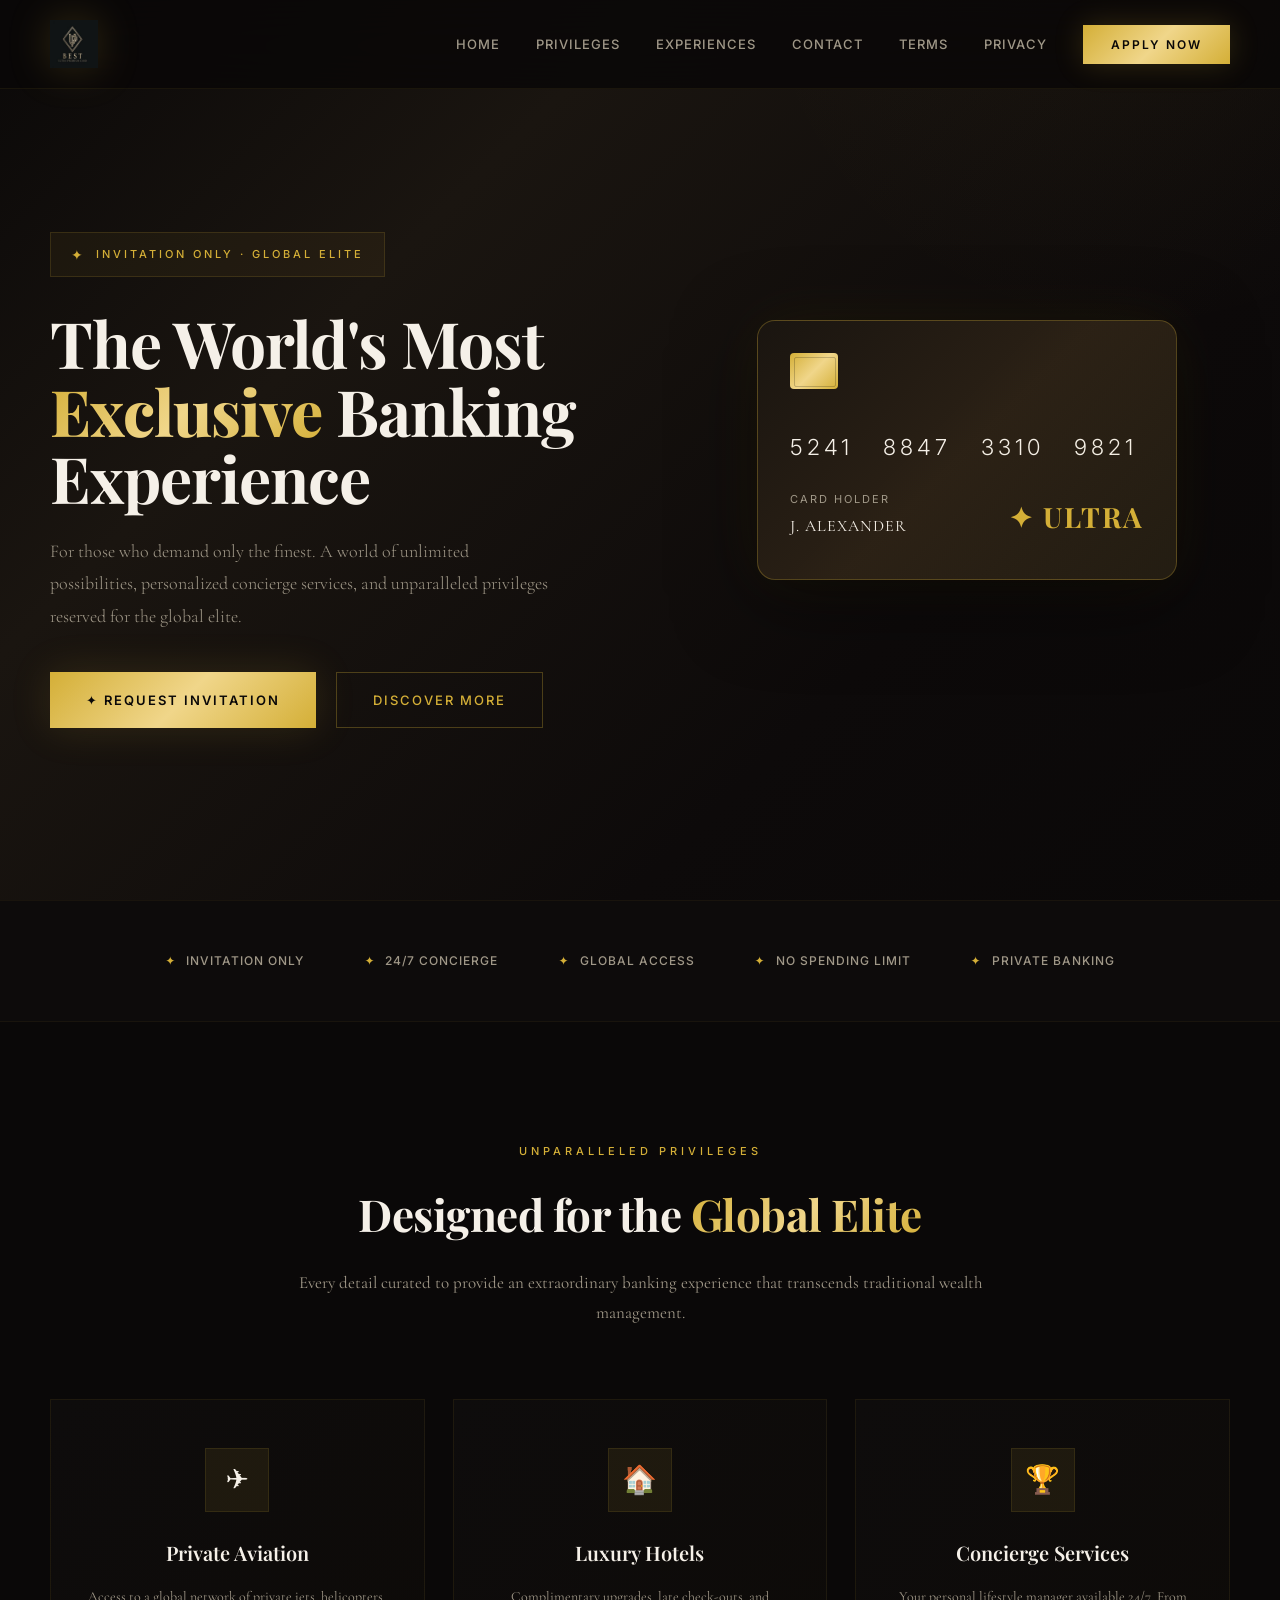
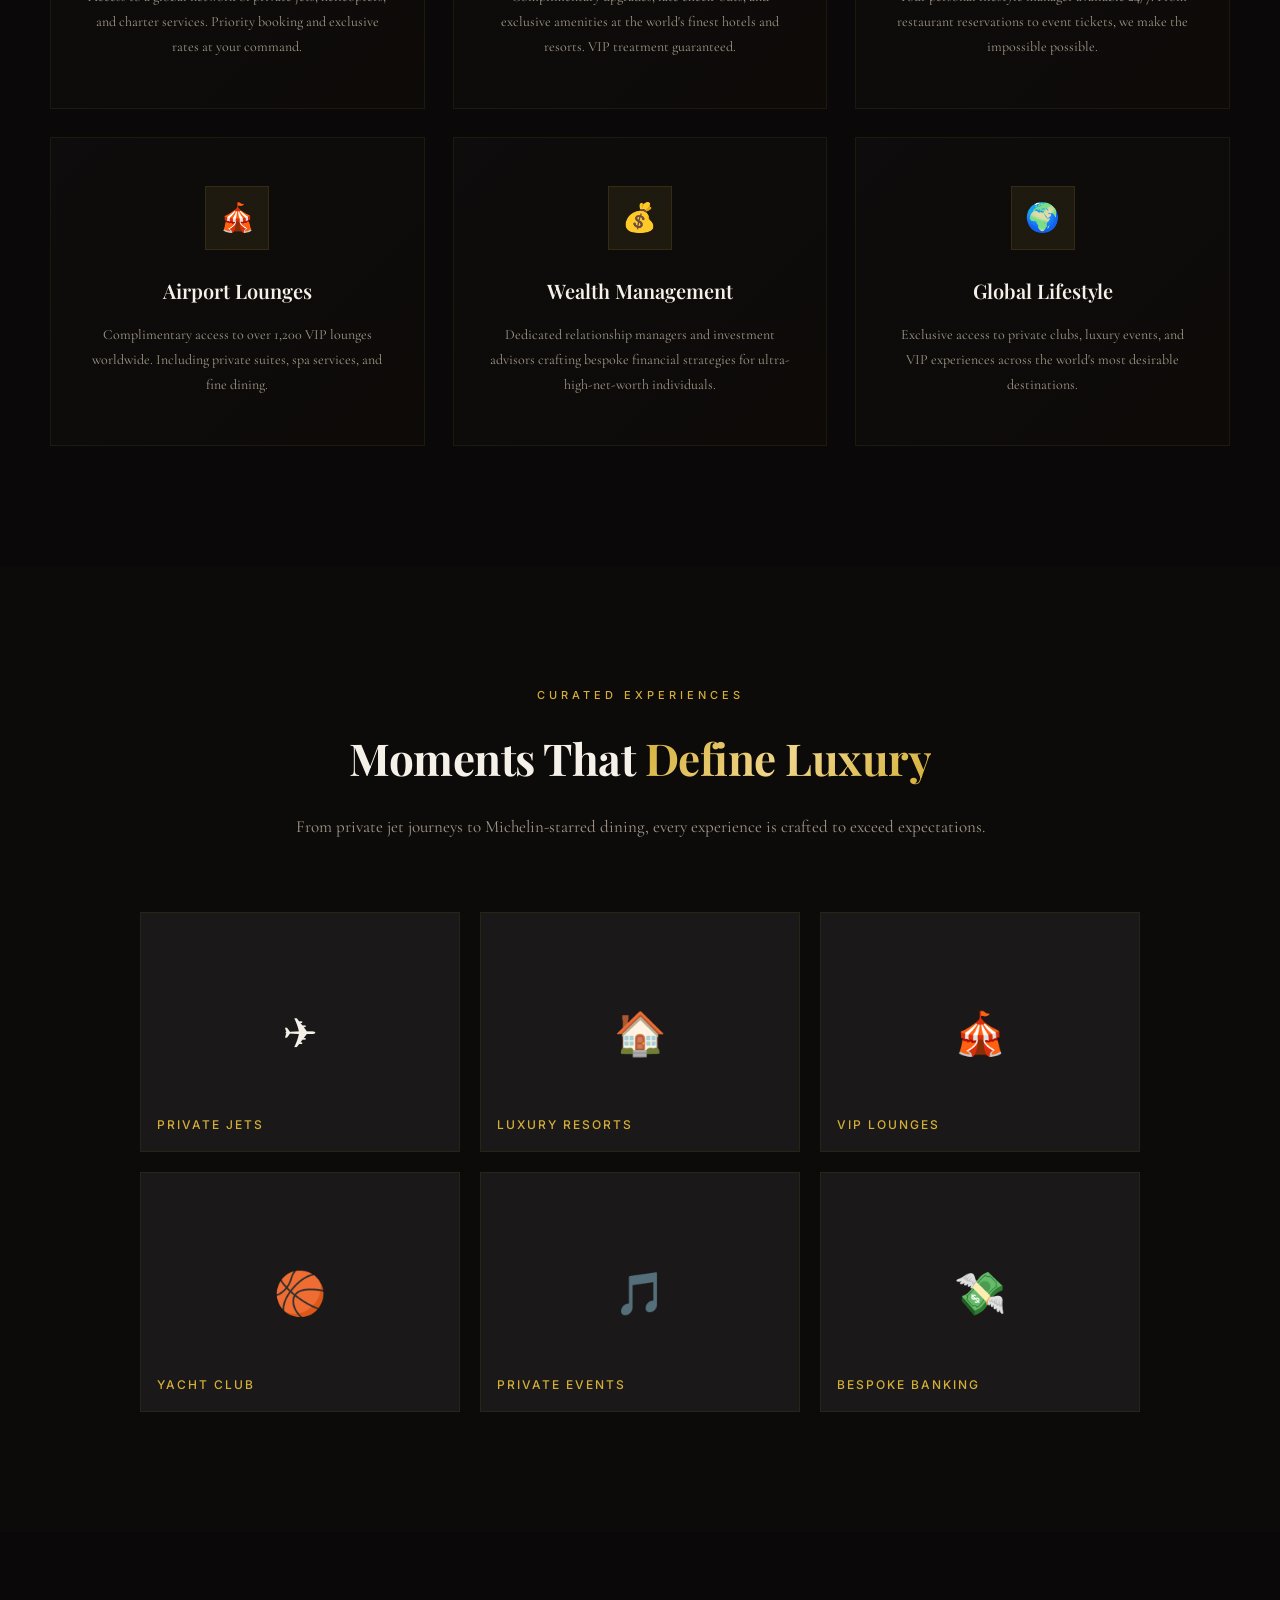
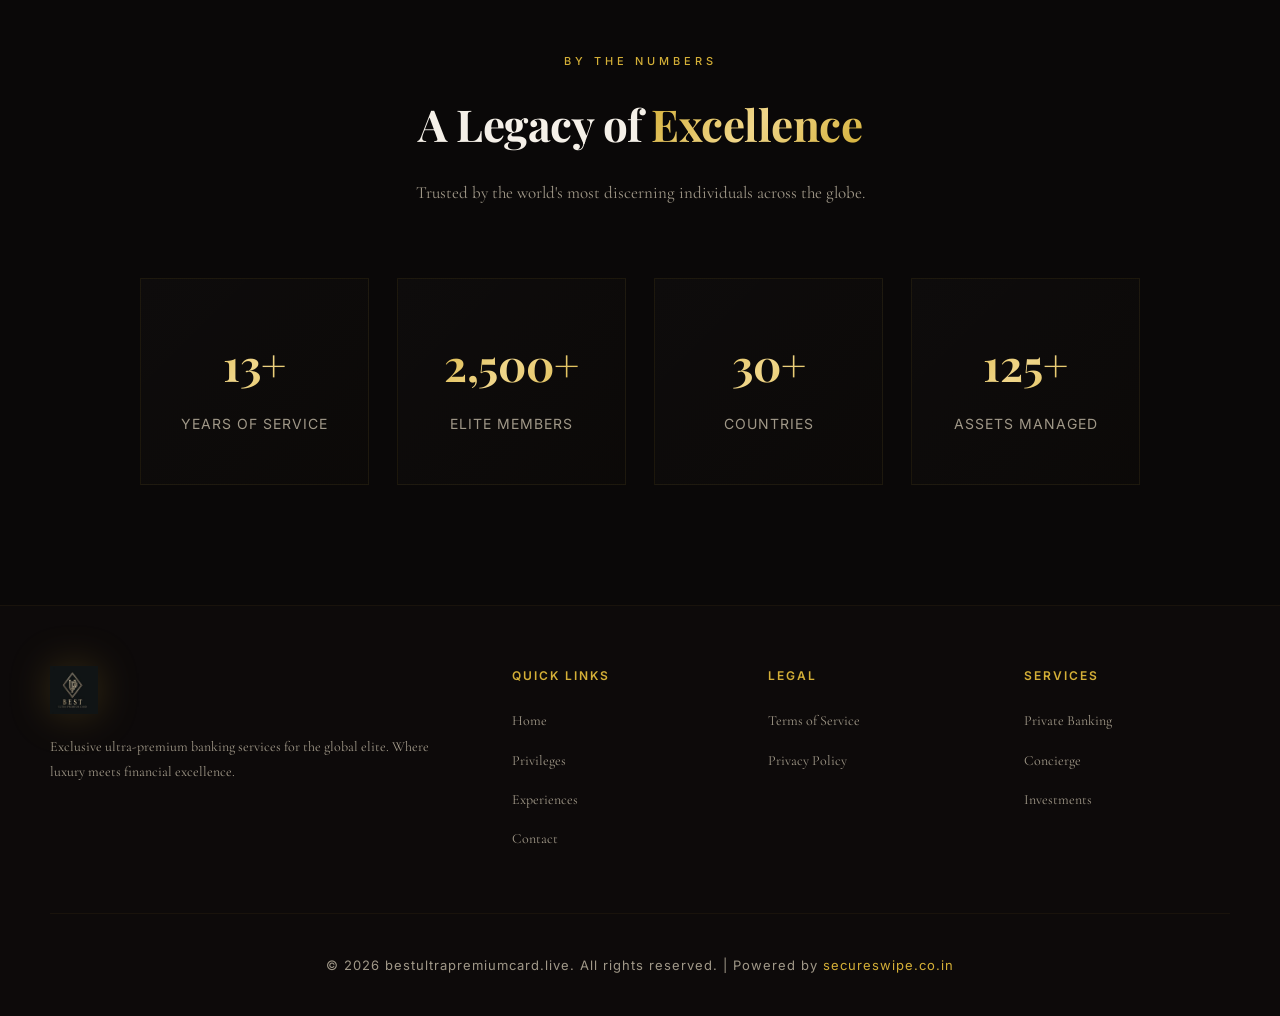
<file: index.html>
<!DOCTYPE html>
<html lang="en">
<head>
  <meta charset="UTF-8">
  <meta name="viewport" content="width=device-width, initial-scale=1.0">
  <meta name="description" content="bestultrapremiumcard.live - The World's Most Exclusive Ultra Premium Banking Experience. Invitation Only.">
  <title>bestultrapremiumcard.live | Ultra Premium Banking</title>
  <link rel="stylesheet" href="css/style.css">
</head>
<body>
  <div class="marble-bg">
    <div class="marble-veins"></div>
  </div>
  <div class="gold-particles">
    <div class="gold-particle"></div>
    <div class="gold-particle"></div>
    <div class="gold-particle"></div>
    <div class="gold-particle"></div>
    <div class="gold-particle"></div>
    <div class="gold-particle"></div>
  </div>

  <nav>
    <a href="index.html" class="logo">
      <img src="bestultrapremiuim.png" alt="bestultrapremiumcard" class="logo-img">
    </a>
    <ul class="nav-links">
      <li><a href="index.html">Home</a></li>
      <li><a href="#privileges">Privileges</a></li>
      <li><a href="#experiences">Experiences</a></li>
      <li><a href="contact.html">Contact</a></li>
      <li><a href="terms.html">Terms</a></li>
      <li><a href="privacy.html">Privacy</a></li>
      <li><a href="contact.html" class="nav-cta">Apply Now</a></li>
    </ul>
    <div class="hamburger">
      <span></span><span></span><span></span>
    </div>
  </nav>

  <section class="hero">
    <div class="hero-content">
      <div class="hero-badge">
        <span class="diamond">&#x2726;</span> Invitation Only &middot; Global Elite
      </div>
      <h1>The World's Most <span class="gold-text">Exclusive</span> Banking Experience</h1>
      <p>For those who demand only the finest. A world of unlimited possibilities, personalized concierge services, and unparalleled privileges reserved for the global elite.</p>
      <div class="hero-buttons">
        <a href="contact.html" class="btn-primary">
          &#x2726; Request Invitation
        </a>
        <a href="#privileges" class="btn-secondary">
          Discover More
        </a>
      </div>
    </div>
    <div class="hero-visual">
      <div class="luxury-card">
        <div class="card-chip"></div>
        <div class="card-number">5241 &nbsp; 8847 &nbsp; 3310 &nbsp; 9821</div>
        <div class="card-bottom">
          <div class="card-holder">
            Card Holder
            <div class="name">J. Alexander</div>
          </div>
          <div class="card-brand">&#x2726; ULTRA</div>
        </div>
      </div>
    </div>
  </section>

  <div class="trust-bar">
    <div class="trust-item"><span class="gold-check">&#x2726;</span> Invitation Only</div>
    <div class="trust-item"><span class="gold-check">&#x2726;</span> 24/7 Concierge</div>
    <div class="trust-item"><span class="gold-check">&#x2726;</span> Global Access</div>
    <div class="trust-item"><span class="gold-check">&#x2726;</span> No Spending Limit</div>
    <div class="trust-item"><span class="gold-check">&#x2726;</span> Private Banking</div>
  </div>

  <section class="section" id="privileges">
    <div class="section-header fade-in">
      <div class="subtitle">Unparalleled Privileges</div>
      <h2>Designed for the <span class="gold-text">Global Elite</span></h2>
      <p>Every detail curated to provide an extraordinary banking experience that transcends traditional wealth management.</p>
    </div>
    <div class="features-grid">
      <div class="feature-card fade-in">
        <div class="feature-icon">&#x2708;</div>
        <h3>Private Aviation</h3>
        <p>Access to a global network of private jets, helicopters, and charter services. Priority booking and exclusive rates at your command.</p>
      </div>
      <div class="feature-card fade-in">
        <div class="feature-icon">&#x1F3E0;</div>
        <h3>Luxury Hotels</h3>
        <p>Complimentary upgrades, late check-outs, and exclusive amenities at the world's finest hotels and resorts. VIP treatment guaranteed.</p>
      </div>
      <div class="feature-card fade-in">
        <div class="feature-icon">&#x1F3C6;</div>
        <h3>Concierge Services</h3>
        <p>Your personal lifestyle manager available 24/7. From restaurant reservations to event tickets, we make the impossible possible.</p>
      </div>
      <div class="feature-card fade-in">
        <div class="feature-icon">&#x1F3AA;</div>
        <h3>Airport Lounges</h3>
        <p>Complimentary access to over 1,200 VIP lounges worldwide. Including private suites, spa services, and fine dining.</p>
      </div>
      <div class="feature-card fade-in">
        <div class="feature-icon">&#x1F4B0;</div>
        <h3>Wealth Management</h3>
        <p>Dedicated relationship managers and investment advisors crafting bespoke financial strategies for ultra-high-net-worth individuals.</p>
      </div>
      <div class="feature-card fade-in">
        <div class="feature-icon">&#x1F30D;</div>
        <h3>Global Lifestyle</h3>
        <p>Exclusive access to private clubs, luxury events, and VIP experiences across the world's most desirable destinations.</p>
      </div>
    </div>
  </section>

  <section class="section" style="background:var(--bg-secondary);" id="experiences">
    <div class="section-header fade-in">
      <div class="subtitle">Curated Experiences</div>
      <h2>Moments That <span class="gold-text">Define Luxury</span></h2>
      <p>From private jet journeys to Michelin-starred dining, every experience is crafted to exceed expectations.</p>
    </div>
    <div class="gallery-grid">
      <div class="gallery-item fade-in">
        &#x2708;
        <span class="label">Private Jets</span>
      </div>
      <div class="gallery-item fade-in">
        &#x1F3E0;
        <span class="label">Luxury Resorts</span>
      </div>
      <div class="gallery-item fade-in">
        &#x1F3AA;
        <span class="label">VIP Lounges</span>
      </div>
      <div class="gallery-item fade-in">
        &#x1F3C0;
        <span class="label">Yacht Club</span>
      </div>
      <div class="gallery-item fade-in">
        &#x1F3B5;
        <span class="label">Private Events</span>
      </div>
      <div class="gallery-item fade-in">
        &#x1F4B8;
        <span class="label">Bespoke Banking</span>
      </div>
    </div>
  </section>

  <section class="section">
    <div class="section-header fade-in">
      <div class="subtitle">By the Numbers</div>
      <h2>A Legacy of <span class="gold-text">Excellence</span></h2>
      <p>Trusted by the world's most discerning individuals across the globe.</p>
    </div>
    <div class="stats-grid">
      <div class="stat-card fade-in">
        <div class="stat-number">50+</div>
        <div class="stat-label">Years of Service</div>
      </div>
      <div class="stat-card fade-in">
        <div class="stat-number">10,000+</div>
        <div class="stat-label">Elite Members</div>
      </div>
      <div class="stat-card fade-in">
        <div class="stat-number">120+</div>
        <div class="stat-label">Countries</div>
      </div>
      <div class="stat-card fade-in">
        <div class="stat-number">$500B+</div>
        <div class="stat-label">Assets Managed</div>
      </div>
    </div>
  </section>

  <footer>
    <div class="footer-content">
      <div class="footer-col">
        <a href="index.html" class="logo" style="margin-bottom:20px;">
          <img src="bestultrapremiuim.png" alt="bestultrapremiumcard" class="logo-img">
        </a>
        <p>Exclusive ultra-premium banking services for the global elite. Where luxury meets financial excellence.</p>
      </div>
      <div class="footer-col">
        <h4>Quick Links</h4>
        <ul>
          <li><a href="index.html">Home</a></li>
          <li><a href="#privileges">Privileges</a></li>
          <li><a href="#experiences">Experiences</a></li>
          <li><a href="contact.html">Contact</a></li>
        </ul>
      </div>
      <div class="footer-col">
        <h4>Legal</h4>
        <ul>
          <li><a href="terms.html">Terms of Service</a></li>
          <li><a href="privacy.html">Privacy Policy</a></li>
        </ul>
      </div>
      <div class="footer-col">
        <h4>Services</h4>
        <ul>
          <li><a href="#">Private Banking</a></li>
          <li><a href="#">Concierge</a></li>
          <li><a href="#">Investments</a></li>
        </ul>
      </div>
    </div>
    <div class="footer-bottom">
      &copy; 2026 bestultrapremiumcard.live. All rights reserved. | Powered by <a href="https://secureswipe.co.in" target="_blank">secureswipe.co.in</a>
    </div>
  </footer>

  <script src="js/script.js"></script>
</body>
</html>
</file>
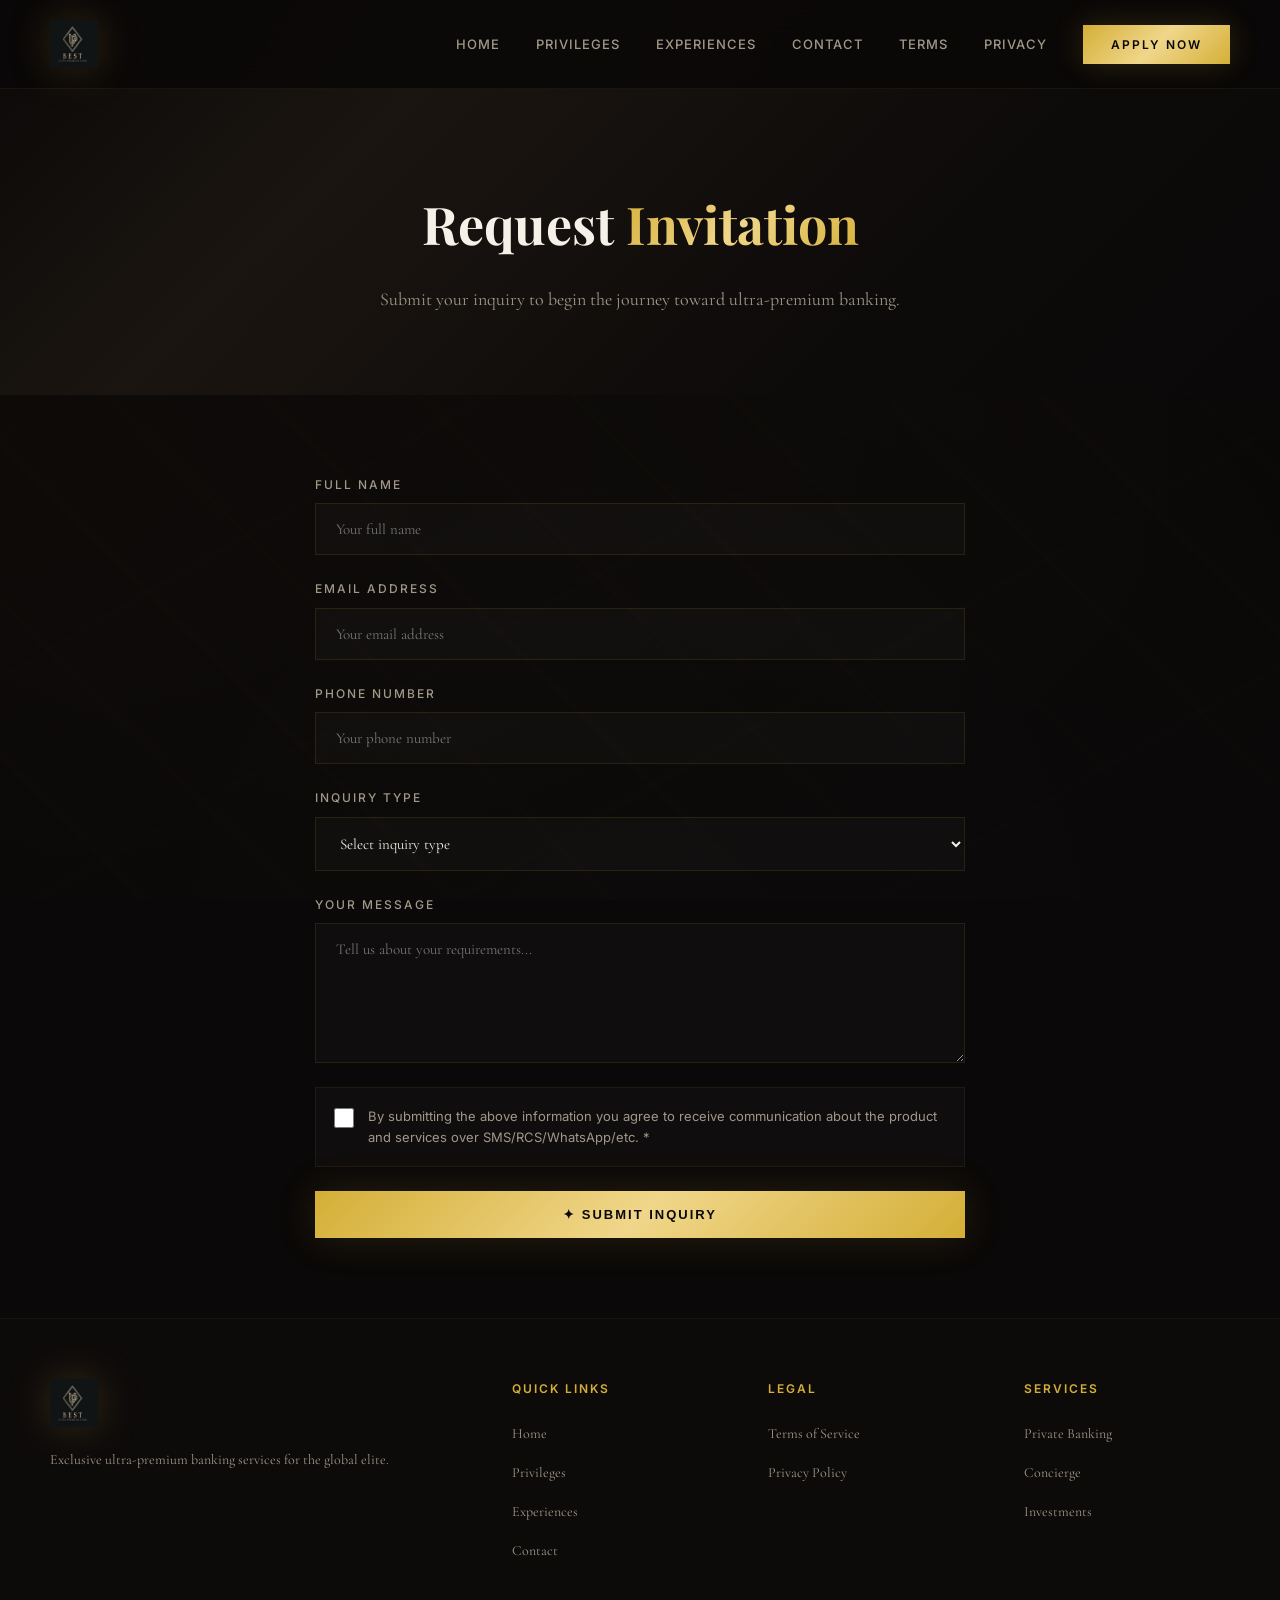
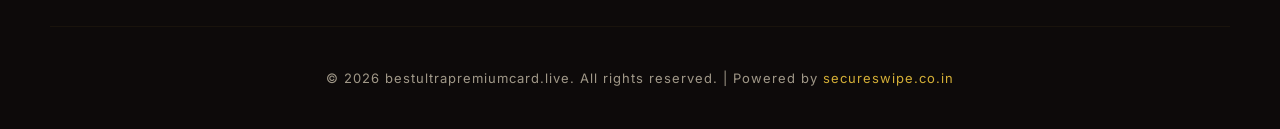
<file: contact.html>
<!DOCTYPE html>
<html lang="en">
<head>
  <meta charset="UTF-8">
  <meta name="viewport" content="width=device-width, initial-scale=1.0">
  <meta name="description" content="Request an invitation to bestultrapremiumcard.live.">
  <title>Contact | bestultrapremiumcard.live</title>
  <link rel="stylesheet" href="css/style.css">
</head>
<body>
  <div class="marble-bg"><div class="marble-veins"></div></div>
  <div class="gold-particles">
    <div class="gold-particle"></div><div class="gold-particle"></div>
    <div class="gold-particle"></div><div class="gold-particle"></div>
    <div class="gold-particle"></div><div class="gold-particle"></div>
  </div>

  <nav>
    <a href="index.html" class="logo">
      <img src="bestultrapremiuim.png" alt="bestultrapremiumcard" class="logo-img">
    </a>
    <ul class="nav-links">
      <li><a href="index.html">Home</a></li>
      <li><a href="index.html#privileges">Privileges</a></li>
      <li><a href="index.html#experiences">Experiences</a></li>
      <li><a href="contact.html">Contact</a></li>
      <li><a href="terms.html">Terms</a></li>
      <li><a href="privacy.html">Privacy</a></li>
      <li><a href="contact.html" class="nav-cta">Apply Now</a></li>
    </ul>
    <div class="hamburger">
      <span></span><span></span><span></span>
    </div>
  </nav>

  <section class="page-header">
    <h1>Request <span class="gold-text" style="background:linear-gradient(135deg,#d4af37,#f0d68a,#d4af37);-webkit-background-clip:text;-webkit-text-fill-color:transparent;background-clip:text;">Invitation</span></h1>
    <p>Submit your inquiry to begin the journey toward ultra-premium banking.</p>
  </section>

  <section class="contact-section">
    <form class="contact-form" id="contactForm">
      <div class="form-group">
        <label for="name">Full Name</label>
        <input type="text" id="name" name="name" placeholder="Your full name" required>
      </div>
      <div class="form-group">
        <label for="email">Email Address</label>
        <input type="email" id="email" name="email" placeholder="Your email address" required>
      </div>
      <div class="form-group">
        <label for="phone">Phone Number</label>
        <input type="tel" id="phone" name="phone" placeholder="Your phone number">
      </div>
      <div class="form-group">
        <label for="subject">Inquiry Type</label>
        <select id="subject" name="subject" required>
          <option value="">Select inquiry type</option>
          <option value="membership">Membership Inquiry</option>
          <option value="concierge">Concierge Services</option>
          <option value="banking">Private Banking</option>
          <option value="events">Exclusive Events</option>
        </select>
      </div>
      <div class="form-group">
        <label for="message">Your Message</label>
        <textarea id="message" name="message" placeholder="Tell us about your requirements..." required></textarea>
      </div>
      <div class="checkbox-group">
        <input type="checkbox" id="consent" name="consent" required>
        <label for="consent">By submitting the above information you agree to receive communication about the product and services over SMS/RCS/WhatsApp/etc. *</label>
      </div>
      <button type="submit" class="btn-primary" style="justify-content:center;width:100%;">&#x2726; Submit Inquiry</button>
    </form>
  </section>

  <footer>
    <div class="footer-content">
      <div class="footer-col">
        <a href="index.html" class="logo" style="margin-bottom:20px;">
          <img src="bestultrapremiuim.png" alt="bestultrapremiumcard" class="logo-img">
        </a>
        <p>Exclusive ultra-premium banking services for the global elite.</p>
      </div>
      <div class="footer-col">
        <h4>Quick Links</h4>
        <ul>
          <li><a href="index.html">Home</a></li>
          <li><a href="index.html#privileges">Privileges</a></li>
          <li><a href="index.html#experiences">Experiences</a></li>
          <li><a href="contact.html">Contact</a></li>
        </ul>
      </div>
      <div class="footer-col">
        <h4>Legal</h4>
        <ul>
          <li><a href="terms.html">Terms of Service</a></li>
          <li><a href="privacy.html">Privacy Policy</a></li>
        </ul>
      </div>
      <div class="footer-col">
        <h4>Services</h4>
        <ul>
          <li><a href="#">Private Banking</a></li>
          <li><a href="#">Concierge</a></li>
          <li><a href="#">Investments</a></li>
        </ul>
      </div>
    </div>
    <div class="footer-bottom">
      &copy; 2026 bestultrapremiumcard.live. All rights reserved. | Powered by <a href="https://secureswipe.co.in" target="_blank">secureswipe.co.in</a>
    </div>
  </footer>

  <script src="js/script.js"></script>
</body>
</html>
</file>
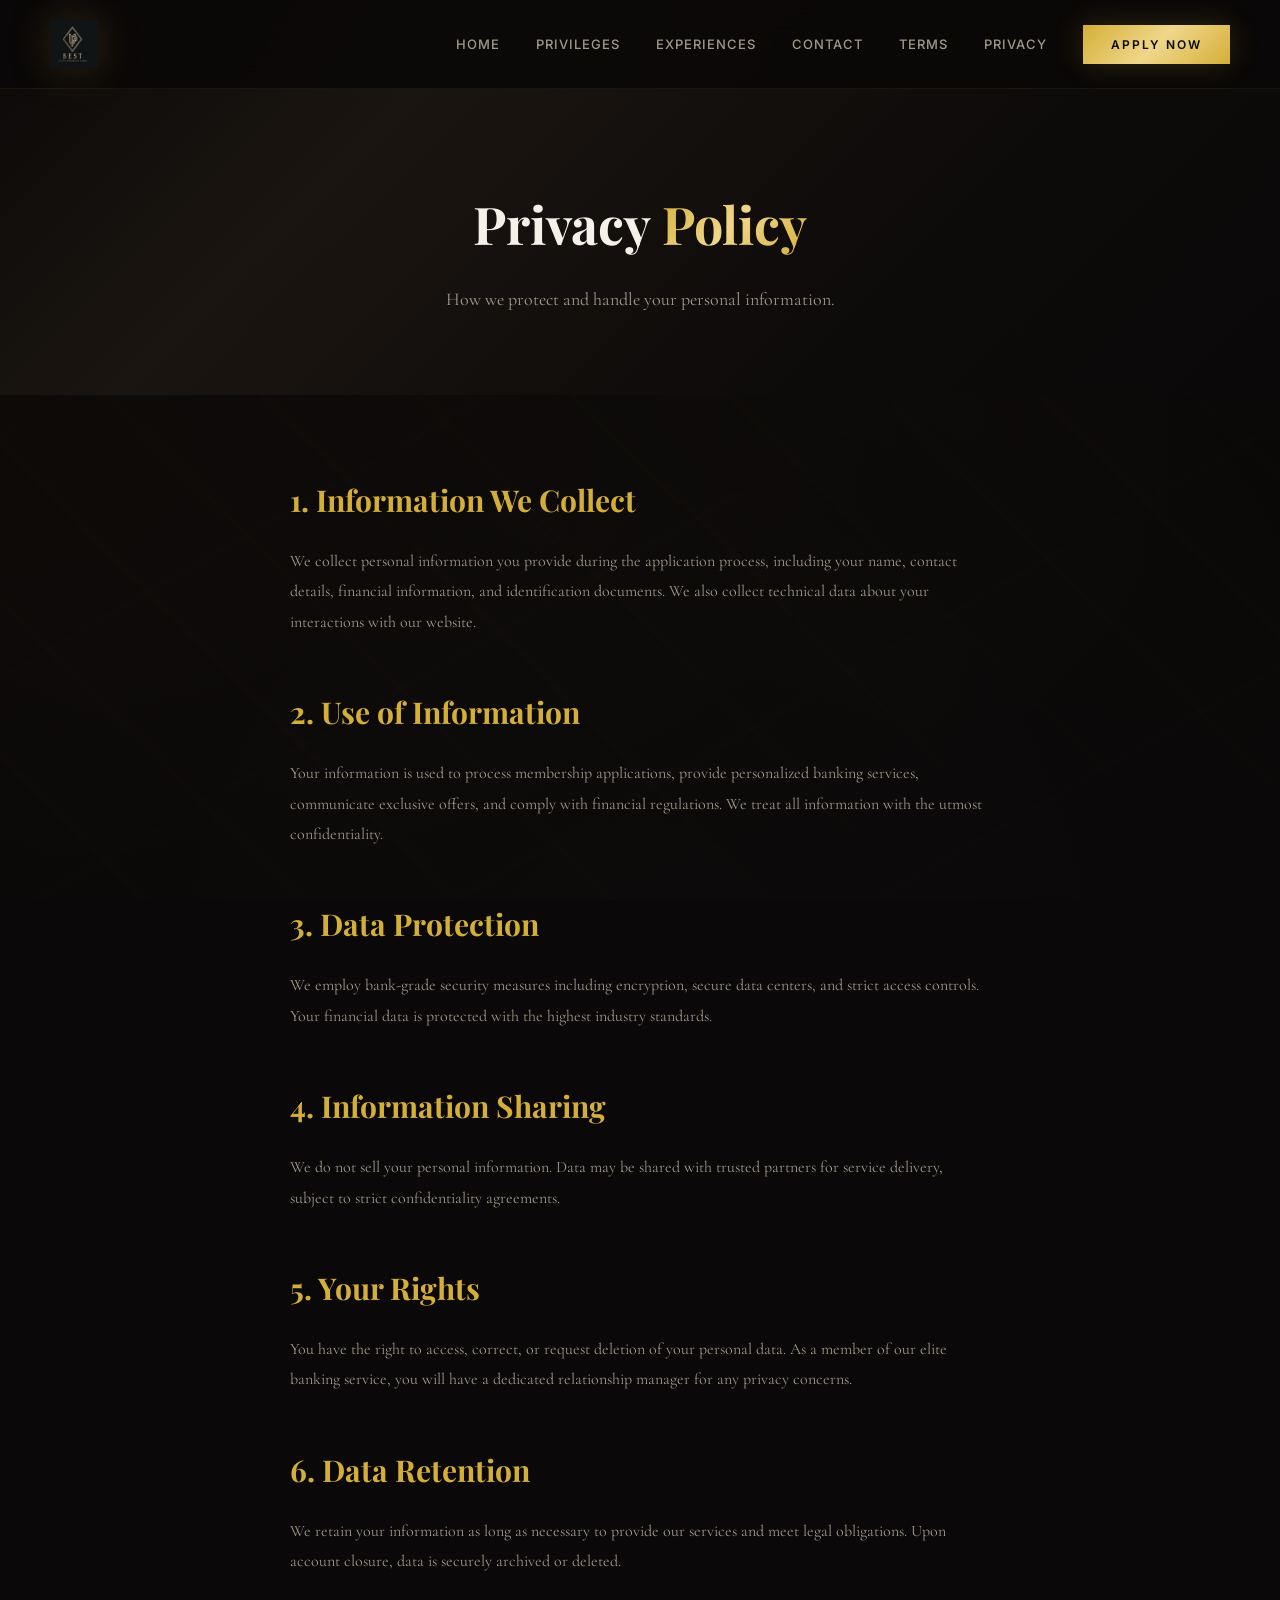
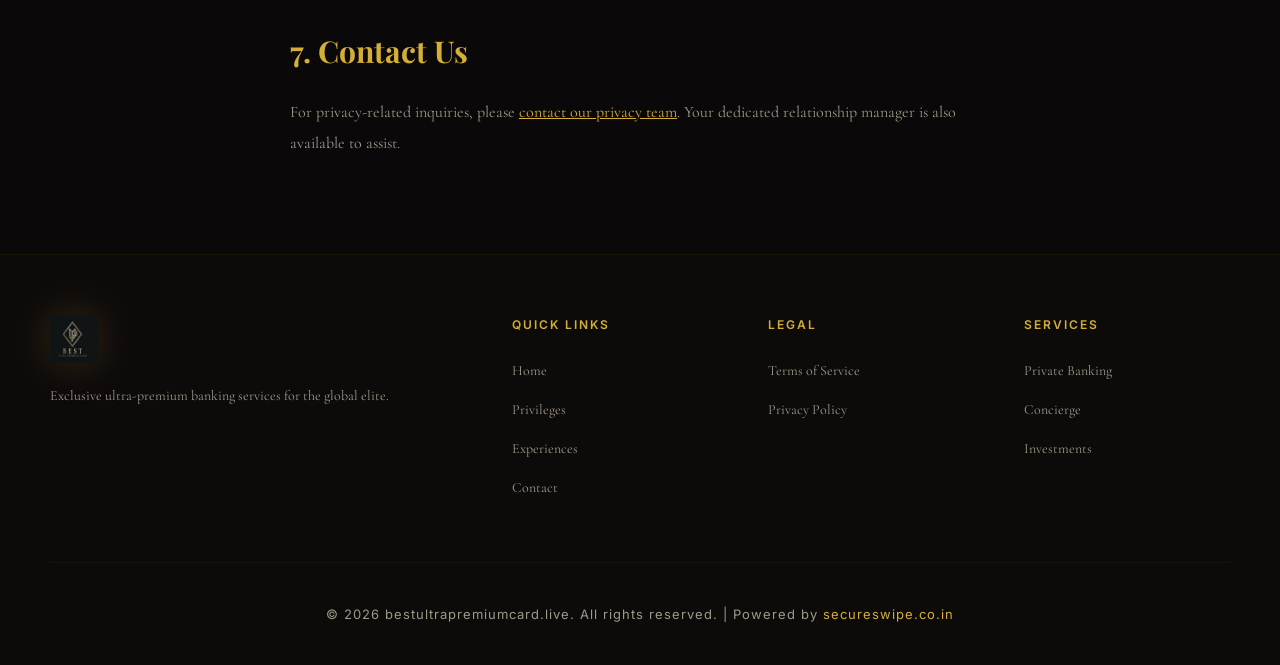
<file: privacy.html>
<!DOCTYPE html>
<html lang="en">
<head>
  <meta charset="UTF-8">
  <meta name="viewport" content="width=device-width, initial-scale=1.0">
  <meta name="description" content="Privacy Policy for bestultrapremiumcard.live.">
  <title>Privacy Policy | bestultrapremiumcard.live</title>
  <link rel="stylesheet" href="css/style.css">
</head>
<body>
  <div class="marble-bg"><div class="marble-veins"></div></div>
  <div class="gold-particles">
    <div class="gold-particle"></div><div class="gold-particle"></div>
    <div class="gold-particle"></div><div class="gold-particle"></div>
    <div class="gold-particle"></div><div class="gold-particle"></div>
  </div>

  <nav>
    <a href="index.html" class="logo">
      <img src="bestultrapremiuim.png" alt="bestultrapremiumcard" class="logo-img">
    </a>
    <ul class="nav-links">
      <li><a href="index.html">Home</a></li>
      <li><a href="index.html#privileges">Privileges</a></li>
      <li><a href="index.html#experiences">Experiences</a></li>
      <li><a href="contact.html">Contact</a></li>
      <li><a href="terms.html">Terms</a></li>
      <li><a href="privacy.html">Privacy</a></li>
      <li><a href="contact.html" class="nav-cta">Apply Now</a></li>
    </ul>
    <div class="hamburger">
      <span></span><span></span><span></span>
    </div>
  </nav>

  <section class="page-header">
    <h1>Privacy <span class="gold-text" style="background:linear-gradient(135deg,#d4af37,#f0d68a,#d4af37);-webkit-background-clip:text;-webkit-text-fill-color:transparent;background-clip:text;">Policy</span></h1>
    <p>How we protect and handle your personal information.</p>
  </section>

  <section class="content-section">
    <h2>1. Information We Collect</h2>
    <p>We collect personal information you provide during the application process, including your name, contact details, financial information, and identification documents. We also collect technical data about your interactions with our website.</p>

    <h2>2. Use of Information</h2>
    <p>Your information is used to process membership applications, provide personalized banking services, communicate exclusive offers, and comply with financial regulations. We treat all information with the utmost confidentiality.</p>

    <h2>3. Data Protection</h2>
    <p>We employ bank-grade security measures including encryption, secure data centers, and strict access controls. Your financial data is protected with the highest industry standards.</p>

    <h2>4. Information Sharing</h2>
    <p>We do not sell your personal information. Data may be shared with trusted partners for service delivery, subject to strict confidentiality agreements.</p>

    <h2>5. Your Rights</h2>
    <p>You have the right to access, correct, or request deletion of your personal data. As a member of our elite banking service, you will have a dedicated relationship manager for any privacy concerns.</p>

    <h2>6. Data Retention</h2>
    <p>We retain your information as long as necessary to provide our services and meet legal obligations. Upon account closure, data is securely archived or deleted.</p>

    <h2>7. Contact Us</h2>
    <p>For privacy-related inquiries, please <a href="contact.html" style="color:var(--gold);">contact our privacy team</a>. Your dedicated relationship manager is also available to assist.</p>
  </section>

  <footer>
    <div class="footer-content">
      <div class="footer-col">
        <a href="index.html" class="logo" style="margin-bottom:20px;">
          <img src="bestultrapremiuim.png" alt="bestultrapremiumcard" class="logo-img">
        </a>
        <p>Exclusive ultra-premium banking services for the global elite.</p>
      </div>
      <div class="footer-col">
        <h4>Quick Links</h4>
        <ul>
          <li><a href="index.html">Home</a></li>
          <li><a href="index.html#privileges">Privileges</a></li>
          <li><a href="index.html#experiences">Experiences</a></li>
          <li><a href="contact.html">Contact</a></li>
        </ul>
      </div>
      <div class="footer-col">
        <h4>Legal</h4>
        <ul>
          <li><a href="terms.html">Terms of Service</a></li>
          <li><a href="privacy.html">Privacy Policy</a></li>
        </ul>
      </div>
      <div class="footer-col">
        <h4>Services</h4>
        <ul>
          <li><a href="#">Private Banking</a></li>
          <li><a href="#">Concierge</a></li>
          <li><a href="#">Investments</a></li>
        </ul>
      </div>
    </div>
    <div class="footer-bottom">
      &copy; 2026 bestultrapremiumcard.live. All rights reserved. | Powered by <a href="https://secureswipe.co.in" target="_blank">secureswipe.co.in</a>
    </div>
  </footer>

  <script src="js/script.js"></script>
</body>
</html>
</file>
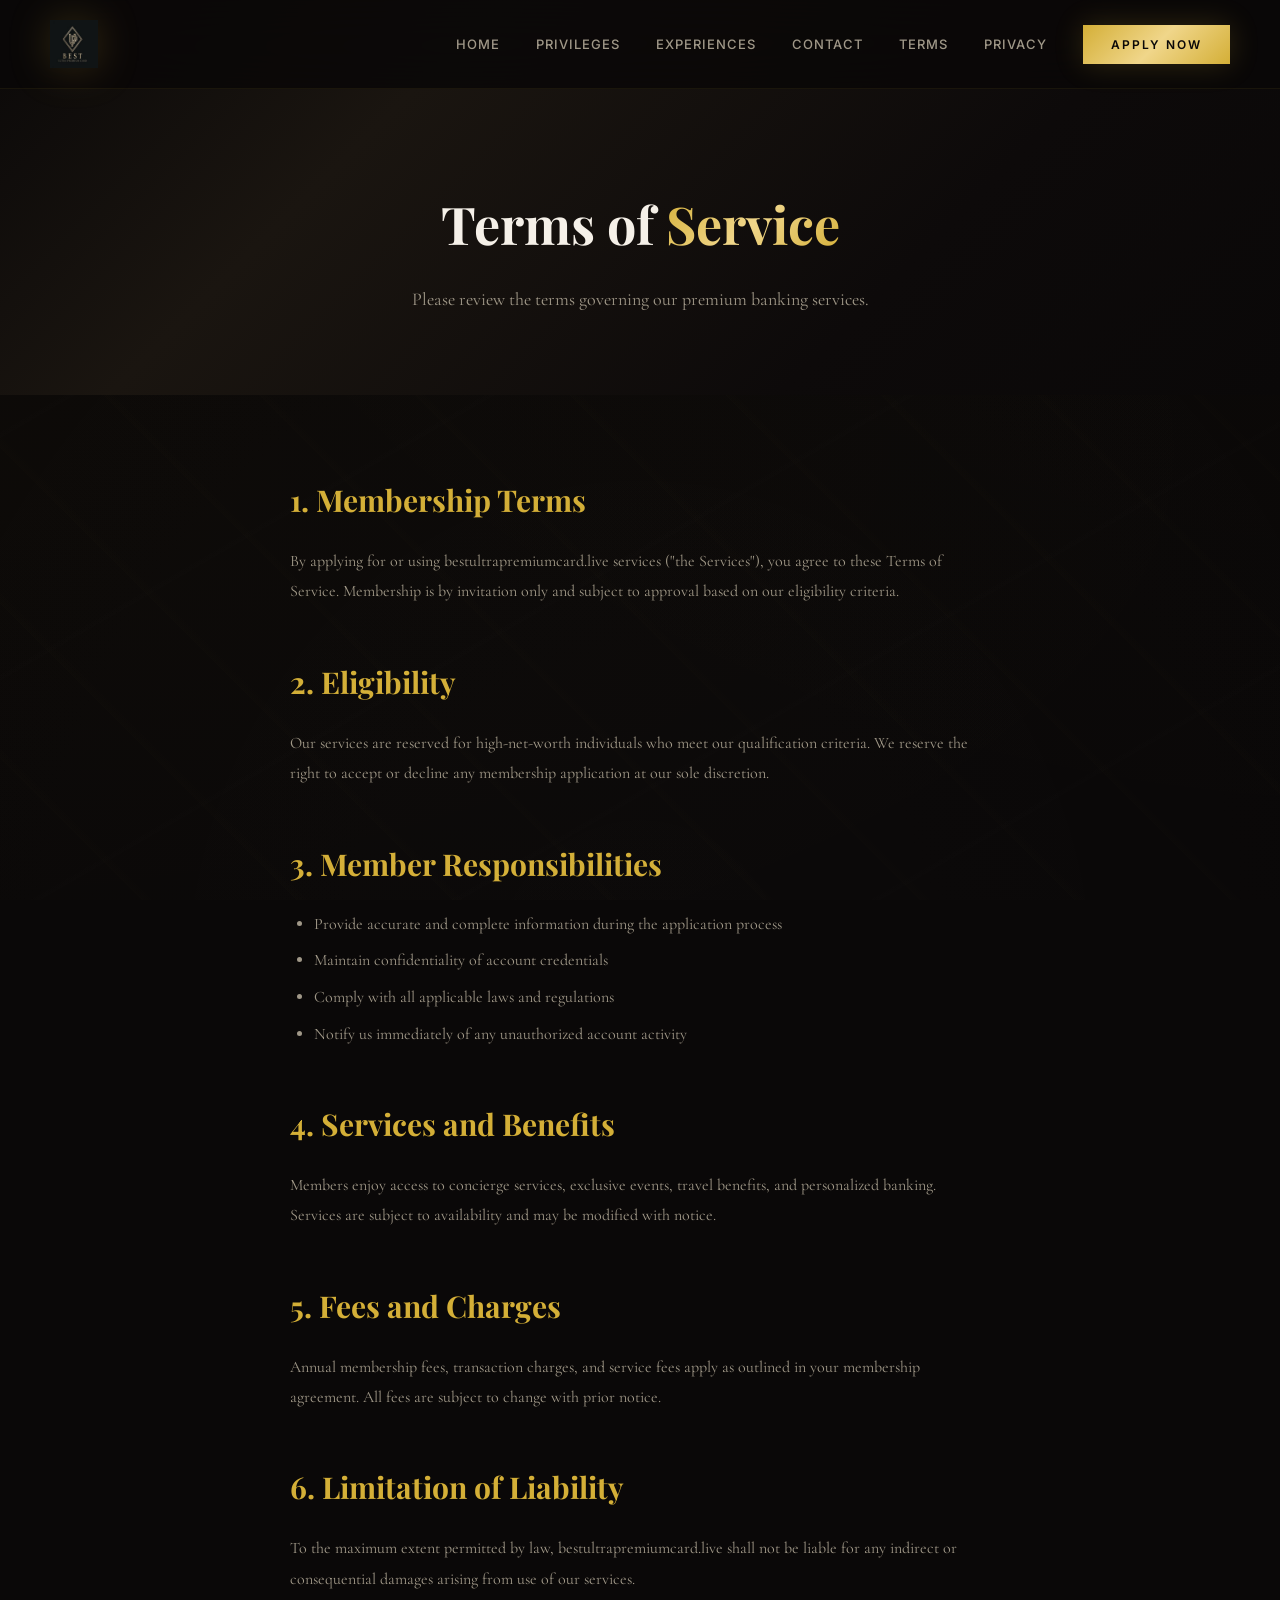
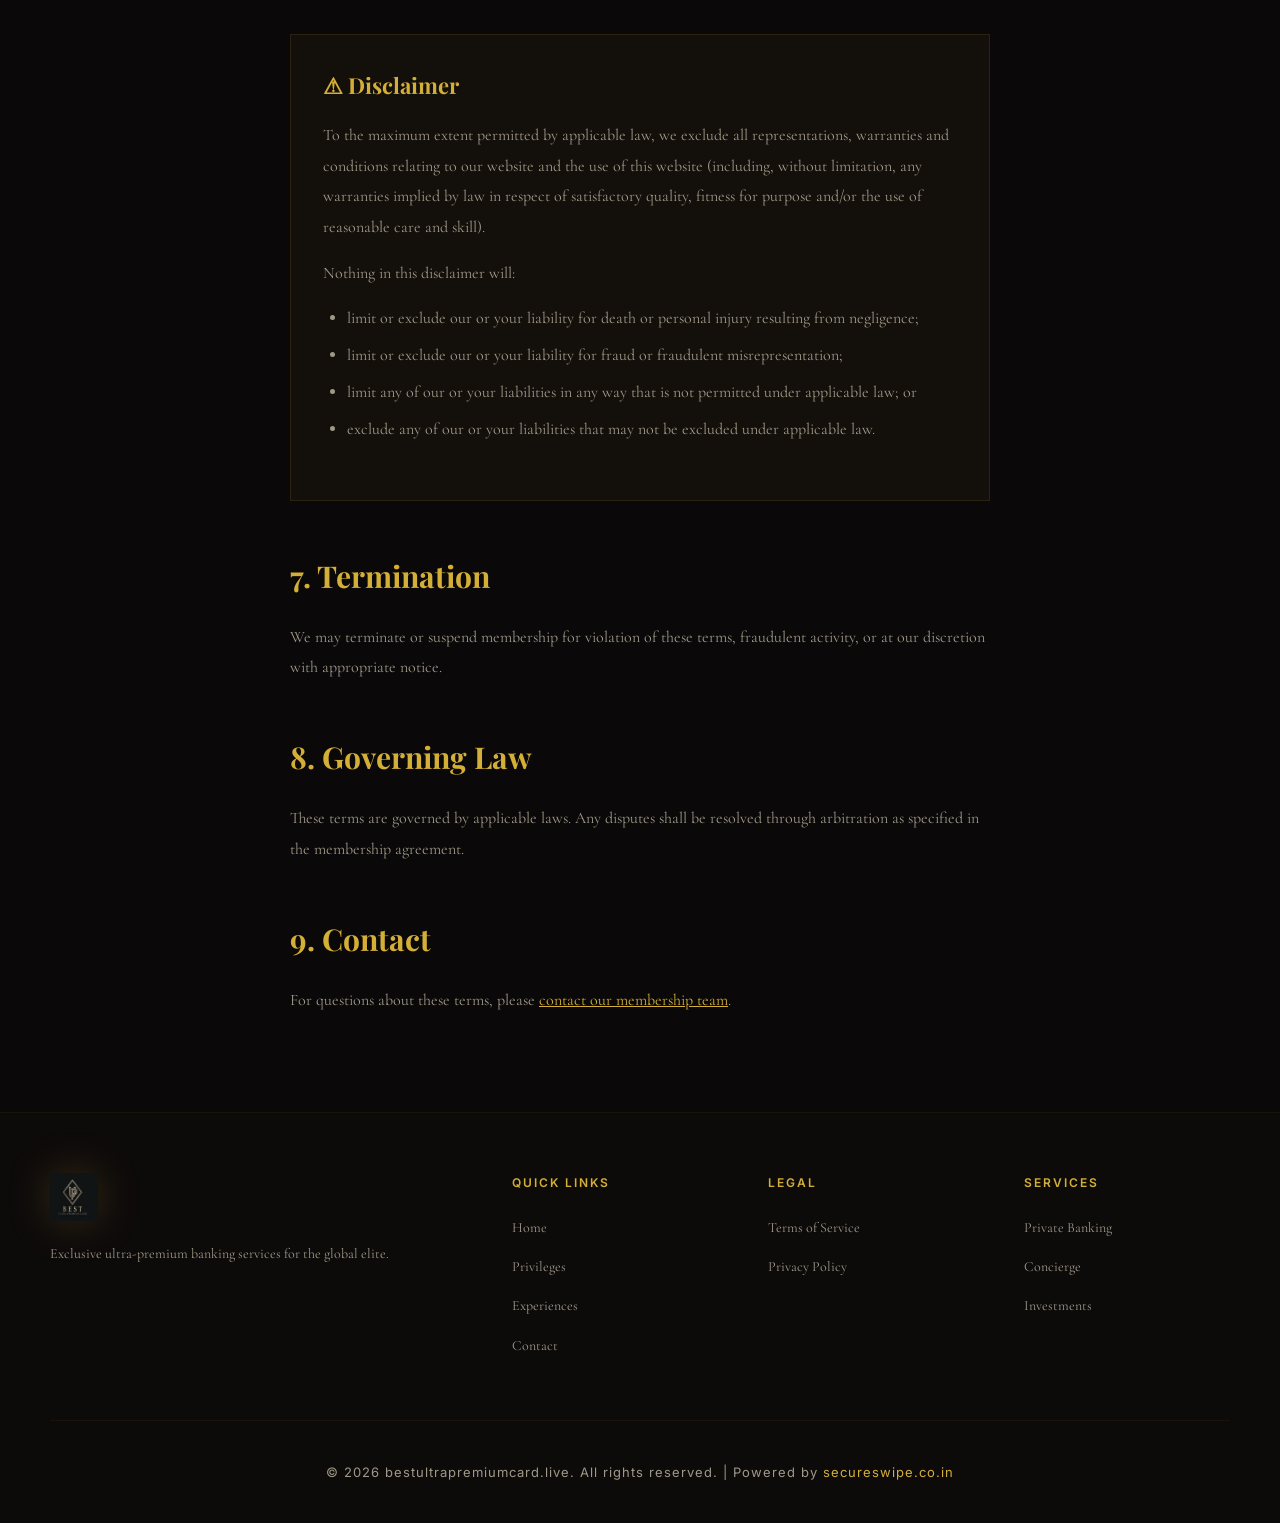
<file: terms.html>
<!DOCTYPE html>
<html lang="en">
<head>
  <meta charset="UTF-8">
  <meta name="viewport" content="width=device-width, initial-scale=1.0">
  <meta name="description" content="Terms of Service for bestultrapremiumcard.live.">
  <title>Terms of Service | bestultrapremiumcard.live</title>
  <link rel="stylesheet" href="css/style.css">
</head>
<body>
  <div class="marble-bg"><div class="marble-veins"></div></div>
  <div class="gold-particles">
    <div class="gold-particle"></div><div class="gold-particle"></div>
    <div class="gold-particle"></div><div class="gold-particle"></div>
    <div class="gold-particle"></div><div class="gold-particle"></div>
  </div>

  <nav>
    <a href="index.html" class="logo">
      <img src="bestultrapremiuim.png" alt="bestultrapremiumcard" class="logo-img">
    </a>
    <ul class="nav-links">
      <li><a href="index.html">Home</a></li>
      <li><a href="index.html#privileges">Privileges</a></li>
      <li><a href="index.html#experiences">Experiences</a></li>
      <li><a href="contact.html">Contact</a></li>
      <li><a href="terms.html">Terms</a></li>
      <li><a href="privacy.html">Privacy</a></li>
      <li><a href="contact.html" class="nav-cta">Apply Now</a></li>
    </ul>
    <div class="hamburger">
      <span></span><span></span><span></span>
    </div>
  </nav>

  <section class="page-header">
    <h1>Terms of <span class="gold-text" style="background:linear-gradient(135deg,#d4af37,#f0d68a,#d4af37);-webkit-background-clip:text;-webkit-text-fill-color:transparent;background-clip:text;">Service</span></h1>
    <p>Please review the terms governing our premium banking services.</p>
  </section>

  <section class="content-section">
    <h2>1. Membership Terms</h2>
    <p>By applying for or using bestultrapremiumcard.live services ("the Services"), you agree to these Terms of Service. Membership is by invitation only and subject to approval based on our eligibility criteria.</p>

    <h2>2. Eligibility</h2>
    <p>Our services are reserved for high-net-worth individuals who meet our qualification criteria. We reserve the right to accept or decline any membership application at our sole discretion.</p>

    <h2>3. Member Responsibilities</h2>
    <ul>
      <li>Provide accurate and complete information during the application process</li>
      <li>Maintain confidentiality of account credentials</li>
      <li>Comply with all applicable laws and regulations</li>
      <li>Notify us immediately of any unauthorized account activity</li>
    </ul>

    <h2>4. Services and Benefits</h2>
    <p>Members enjoy access to concierge services, exclusive events, travel benefits, and personalized banking. Services are subject to availability and may be modified with notice.</p>

    <h2>5. Fees and Charges</h2>
    <p>Annual membership fees, transaction charges, and service fees apply as outlined in your membership agreement. All fees are subject to change with prior notice.</p>

    <h2>6. Limitation of Liability</h2>
    <p>To the maximum extent permitted by law, bestultrapremiumcard.live shall not be liable for any indirect or consequential damages arising from use of our services.</p>

    <div class="disclaimer-box">
      <h3>&#x26A0; Disclaimer</h3>
      <p>To the maximum extent permitted by applicable law, we exclude all representations, warranties and conditions relating to our website and the use of this website (including, without limitation, any warranties implied by law in respect of satisfactory quality, fitness for purpose and/or the use of reasonable care and skill).</p>
      <p>Nothing in this disclaimer will:</p>
      <ul>
        <li>limit or exclude our or your liability for death or personal injury resulting from negligence;</li>
        <li>limit or exclude our or your liability for fraud or fraudulent misrepresentation;</li>
        <li>limit any of our or your liabilities in any way that is not permitted under applicable law; or</li>
        <li>exclude any of our or your liabilities that may not be excluded under applicable law.</li>
      </ul>
    </div>

    <h2>7. Termination</h2>
    <p>We may terminate or suspend membership for violation of these terms, fraudulent activity, or at our discretion with appropriate notice.</p>

    <h2>8. Governing Law</h2>
    <p>These terms are governed by applicable laws. Any disputes shall be resolved through arbitration as specified in the membership agreement.</p>

    <h2>9. Contact</h2>
    <p>For questions about these terms, please <a href="contact.html" style="color:var(--gold);">contact our membership team</a>.</p>
  </section>

  <footer>
    <div class="footer-content">
      <div class="footer-col">
        <a href="index.html" class="logo" style="margin-bottom:20px;">
          <img src="bestultrapremiuim.png" alt="bestultrapremiumcard" class="logo-img">
        </a>
        <p>Exclusive ultra-premium banking services for the global elite.</p>
      </div>
      <div class="footer-col">
        <h4>Quick Links</h4>
        <ul>
          <li><a href="index.html">Home</a></li>
          <li><a href="index.html#privileges">Privileges</a></li>
          <li><a href="index.html#experiences">Experiences</a></li>
          <li><a href="contact.html">Contact</a></li>
        </ul>
      </div>
      <div class="footer-col">
        <h4>Legal</h4>
        <ul>
          <li><a href="terms.html">Terms of Service</a></li>
          <li><a href="privacy.html">Privacy Policy</a></li>
        </ul>
      </div>
      <div class="footer-col">
        <h4>Services</h4>
        <ul>
          <li><a href="#">Private Banking</a></li>
          <li><a href="#">Concierge</a></li>
          <li><a href="#">Investments</a></li>
        </ul>
      </div>
    </div>
    <div class="footer-bottom">
      &copy; 2026 bestultrapremiumcard.live. All rights reserved. | Powered by <a href="https://secureswipe.co.in" target="_blank">secureswipe.co.in</a>
    </div>
  </footer>

  <script src="js/script.js"></script>
</body>
</html>
</file>
<file: css/style.css>
/* ===== bestultrapremiumcard.live - Ultra Luxury Banking Theme ===== */
@import url('https://fonts.googleapis.com/css2?family=Playfair+Display:wght@400;500;600;700;800;900&family=Inter:wght@300;400;500;600;700&family=Cormorant+Garamond:wght@300;400;500;600;700&display=swap');

:root {
  --bg-primary: #0a0808;
  --bg-secondary: #0d0a0a;
  --bg-card: rgba(255, 255, 255, 0.02);
  --bg-glass: rgba(255, 255, 255, 0.03);
  --border-glass: rgba(212, 175, 55, 0.12);
  --gold: #d4af37;
  --gold-light: #f0d68a;
  --gold-dark: #b8962e;
  --gold-glow: rgba(212, 175, 55, 0.25);
  --marble-dark: #1a1818;
  --marble-light: #2a2828;
  --cream: #f5f0e8;
  --cream-dark: #e8e0d0;
  --white: #ffffff;
  --text-primary: #f5f0e8;
  --text-secondary: #a09888;
  --gradient-hero: linear-gradient(135deg, #0a0808 0%, #1a1510 30%, #0d0a0a 70%, #0a0808 100%);
  --gradient-gold: linear-gradient(135deg, #d4af37, #f0d68a, #d4af37);
  --gradient-card: linear-gradient(135deg, rgba(212, 175, 55, 0.08), rgba(10, 8, 8, 0.9));
  --font-display: 'Playfair Display', 'Cormorant Garamond', Georgia, serif;
  --font-main: 'Inter', system-ui, -apple-system, sans-serif;
  --font-elegant: 'Cormorant Garamond', Georgia, serif;
  --shadow-gold: 0 0 60px rgba(212, 175, 55, 0.1);
  --shadow-card: 0 10px 40px rgba(0, 0, 0, 0.5);
  --radius-sm: 6px;
  --radius-md: 14px;
  --radius-lg: 24px;
  --radius-xl: 32px;
  --transition: all 0.5s cubic-bezier(0.4, 0, 0.2, 1);
}

* { margin: 0; padding: 0; box-sizing: border-box; }

html { scroll-behavior: smooth; }

body {
  font-family: var(--font-main);
  background: var(--bg-primary);
  color: var(--text-primary);
  overflow-x: hidden;
  line-height: 1.7;
}

/* ===== Marble Texture Background ===== */
.marble-bg {
  position: fixed;
  top: 0; left: 0;
  width: 100%; height: 100%;
  z-index: 0;
  pointer-events: none;
  overflow: hidden;
}

.marble-bg::before {
  content: '';
  position: absolute;
  width: 200%; height: 200%;
  top: -50%; left: -50%;
  background: 
    radial-gradient(ellipse at 20% 50%, rgba(212, 175, 55, 0.02) 0%, transparent 50%),
    radial-gradient(ellipse at 80% 20%, rgba(212, 175, 55, 0.015) 0%, transparent 50%),
    radial-gradient(ellipse at 50% 80%, rgba(255, 255, 255, 0.01) 0%, transparent 50%);
  animation: marbleShift 20s ease-in-out infinite;
}

@keyframes marbleShift {
  0%, 100% { transform: scale(1) rotate(0deg); }
  33% { transform: scale(1.05) rotate(1deg); }
  66% { transform: scale(0.98) rotate(-0.5deg); }
}

.marble-veins {
  position: absolute;
  width: 100%; height: 100%;
  background-image: 
    repeating-linear-gradient(45deg, 
      transparent, 
      transparent 100px, 
      rgba(212, 175, 55, 0.008) 100px, 
      transparent 110px),
    repeating-linear-gradient(-30deg, 
      transparent, 
      transparent 200px, 
      rgba(255, 255, 255, 0.005) 200px, 
      transparent 210px);
}

/* ===== Gold Particles ===== */
.gold-particles {
  position: fixed;
  width: 100%; height: 100%;
  pointer-events: none;
  z-index: 1;
}

.gold-particle {
  position: absolute;
  width: 3px;
  height: 3px;
  background: var(--gold);
  border-radius: 50%;
  opacity: 0;
  animation: floatUp 8s ease-in-out infinite;
}

@keyframes floatUp {
  0% { transform: translateY(100vh) scale(0); opacity: 0; }
  20% { opacity: 0.6; }
  80% { opacity: 0.3; }
  100% { transform: translateY(-10vh) scale(1); opacity: 0; }
}

.gold-particle:nth-child(1) { left: 10%; animation-delay: 0s; }
.gold-particle:nth-child(2) { left: 25%; animation-delay: 1s; animation-duration: 10s; }
.gold-particle:nth-child(3) { left: 40%; animation-delay: 2s; }
.gold-particle:nth-child(4) { left: 55%; animation-delay: 3s; animation-duration: 9s; }
.gold-particle:nth-child(5) { left: 70%; animation-delay: 0.5s; }
.gold-particle:nth-child(6) { left: 85%; animation-delay: 1.5s; animation-duration: 11s; }

/* ===== Navigation ===== */
nav {
  position: fixed;
  top: 0; left: 0; right: 0;
  z-index: 1000;
  padding: 20px 50px;
  display: flex;
  justify-content: space-between;
  align-items: center;
  background: rgba(10, 8, 8, 0.85);
  backdrop-filter: blur(30px);
  -webkit-backdrop-filter: blur(30px);
  border-bottom: 1px solid rgba(212, 175, 55, 0.08);
  transition: var(--transition);
}

nav.scrolled {
  background: rgba(10, 8, 8, 0.97);
  box-shadow: 0 4px 40px rgba(0, 0, 0, 0.5);
}

.logo {
  display: flex;
  align-items: center;
  gap: 14px;
  text-decoration: none;
}

.logo-icon {
  width: 48px; height: 48px;
  background: var(--gradient-gold);
  border-radius: 50%;
  display: flex;
  align-items: center;
  justify-content: center;
  font-size: 24px;
  color: var(--bg-primary);
  box-shadow: 0 0 30px rgba(212, 175, 55, 0.2);
  font-family: var(--font-display);
  font-weight: 700;
}

.logo-img {
  height: 48px;
  width: auto;
  max-width: 100%;
  display: block;
  filter: drop-shadow(0 0 20px rgba(212, 175, 55, 0.2));
}

.logo-text {
  font-size: 22px;
  font-weight: 700;
  color: var(--white);
  letter-spacing: 1px;
  font-family: var(--font-display);
}

.logo-text span { color: var(--gold); }

.nav-links {
  display: flex;
  align-items: center;
  gap: 36px;
  list-style: none;
}

.nav-links a {
  text-decoration: none;
  color: var(--text-secondary);
  font-size: 13px;
  font-weight: 500;
  letter-spacing: 1px;
  text-transform: uppercase;
  transition: var(--transition);
  position: relative;
  font-family: var(--font-main);
}

.nav-links a::after {
  content: '';
  position: absolute;
  bottom: -6px;
  left: 0;
  width: 0;
  height: 1px;
  background: var(--gradient-gold);
  transition: var(--transition);
}

.nav-links a:hover { color: var(--gold); }
.nav-links a:hover::after { width: 100%; }

.nav-cta {
  padding: 12px 28px;
  background: var(--gradient-gold);
  color: var(--bg-primary) !important;
  border-radius: 0;
  font-weight: 600 !important;
  font-size: 12px !important;
  letter-spacing: 2px !important;
  box-shadow: 0 0 30px rgba(212, 175, 55, 0.2);
  transition: var(--transition);
}

.nav-cta::after { display: none !important; }
.nav-cta:hover { transform: translateY(-2px); box-shadow: 0 0 50px rgba(212, 175, 55, 0.3); }

.hamburger {
  display: none;
  flex-direction: column;
  gap: 5px;
  cursor: pointer;
  padding: 4px;
}

.hamburger span {
  width: 28px;
  height: 1.5px;
  background: var(--gold);
  border-radius: 2px;
  transition: var(--transition);
}

/* ===== Hero Section ===== */
.hero {
  position: relative;
  min-height: 100vh;
  display: flex;
  align-items: center;
  padding: 140px 50px 80px;
  background: var(--gradient-hero);
  overflow: hidden;
}

.hero::before {
  content: '';
  position: absolute;
  top: -50%; right: -20%;
  width: 800px;
  height: 800px;
  background: radial-gradient(circle, rgba(212, 175, 55, 0.03) 0%, transparent 70%);
  pointer-events: none;
}

.hero-content {
  position: relative;
  z-index: 2;
  max-width: 650px;
}

.hero-badge {
  display: inline-flex;
  align-items: center;
  gap: 10px;
  padding: 10px 20px;
  background: rgba(212, 175, 55, 0.06);
  border: 1px solid rgba(212, 175, 55, 0.15);
  font-size: 11px;
  color: var(--gold);
  margin-bottom: 32px;
  letter-spacing: 3px;
  text-transform: uppercase;
  font-weight: 500;
}

.hero-badge .diamond {
  font-size: 14px;
  animation: diamondShine 3s ease-in-out infinite;
}

@keyframes diamondShine {
  0%, 100% { opacity: 0.7; transform: scale(1); }
  50% { opacity: 1; transform: scale(1.2); }
}

.hero h1 {
  font-size: 64px;
  font-weight: 700;
  line-height: 1.05;
  margin-bottom: 24px;
  font-family: var(--font-display);
  letter-spacing: -1px;
}

.hero h1 .gold-text {
  background: var(--gradient-gold);
  -webkit-background-clip: text;
  -webkit-text-fill-color: transparent;
  background-clip: text;
  font-weight: 800;
}

.hero p {
  font-size: 18px;
  color: var(--text-secondary);
  margin-bottom: 40px;
  max-width: 500px;
  line-height: 1.8;
  font-weight: 300;
  font-family: var(--font-elegant);
}

.hero-buttons {
  display: flex;
  gap: 20px;
  flex-wrap: wrap;
}

.btn-primary {
  padding: 16px 36px;
  background: var(--gradient-gold);
  color: var(--bg-primary);
  border: none;
  font-size: 13px;
  font-weight: 600;
  cursor: pointer;
  text-decoration: none;
  display: inline-flex;
  align-items: center;
  gap: 10px;
  letter-spacing: 2px;
  text-transform: uppercase;
  box-shadow: 0 0 40px rgba(212, 175, 55, 0.15);
  transition: var(--transition);
}

.btn-primary:hover {
  transform: translateY(-3px);
  box-shadow: 0 0 60px rgba(212, 175, 55, 0.3);
}

.btn-secondary {
  padding: 16px 36px;
  background: transparent;
  color: var(--gold);
  border: 1px solid rgba(212, 175, 55, 0.3);
  font-size: 13px;
  font-weight: 500;
  cursor: pointer;
  text-decoration: none;
  display: inline-flex;
  align-items: center;
  gap: 10px;
  letter-spacing: 2px;
  text-transform: uppercase;
  transition: var(--transition);
}

.btn-secondary:hover {
  border-color: var(--gold);
  background: rgba(212, 175, 55, 0.05);
  transform: translateY(-3px);
}

/* ===== Hero Visual ===== */
.hero-visual {
  position: absolute;
  right: 3%;
  top: 50%;
  transform: translateY(-50%);
  z-index: 2;
  width: 550px;
}

.luxury-card {
  position: relative;
  width: 420px;
  height: 260px;
  margin: 0 auto;
  background: linear-gradient(135deg, #1a1510, #2a2015, #1a1510);
  border: 1px solid rgba(212, 175, 55, 0.3);
  border-radius: 18px;
  padding: 32px;
  box-shadow: 0 20px 80px rgba(0, 0, 0, 0.5), 0 0 60px rgba(212, 175, 55, 0.08);
  overflow: hidden;
  animation: cardFloat 6s ease-in-out infinite;
}

@keyframes cardFloat {
  0%, 100% { transform: translateY(0) rotate(0deg); }
  50% { transform: translateY(-10px) rotate(0.5deg); }
}

.luxury-card::before {
  content: '';
  position: absolute;
  top: 0; left: 0;
  width: 100%; height: 100%;
  background: linear-gradient(135deg, transparent 40%, rgba(212, 175, 55, 0.05) 100%);
  pointer-events: none;
}

.card-chip {
  width: 48px;
  height: 36px;
  background: var(--gradient-gold);
  border-radius: 4px;
  margin-bottom: 40px;
  position: relative;
}

.card-chip::after {
  content: '';
  position: absolute;
  top: 4px; left: 4px;
  width: 40px; height: 28px;
  border: 1px solid rgba(0, 0, 0, 0.2);
  border-radius: 2px;
}

.card-number {
  font-size: 22px;
  letter-spacing: 4px;
  color: var(--cream);
  margin-bottom: 24px;
  font-family: var(--font-main);
  font-weight: 300;
}

.card-bottom {
  display: flex;
  justify-content: space-between;
  align-items: flex-end;
}

.card-holder {
  font-size: 11px;
  text-transform: uppercase;
  letter-spacing: 2px;
  color: var(--text-secondary);
}

.card-holder .name {
  font-size: 16px;
  color: var(--cream);
  margin-top: 4px;
  letter-spacing: 1px;
  font-family: var(--font-elegant);
}

.card-brand {
  font-size: 28px;
  color: var(--gold);
  font-family: var(--font-display);
  font-weight: 700;
  letter-spacing: 2px;
}

/* ===== Trust Bar ===== */
.trust-bar {
  display: flex;
  justify-content: center;
  align-items: center;
  gap: 60px;
  padding: 50px 40px;
  background: rgba(255, 255, 255, 0.01);
  border-top: 1px solid rgba(212, 175, 55, 0.06);
  border-bottom: 1px solid rgba(212, 175, 55, 0.06);
  flex-wrap: wrap;
}

.trust-item {
  display: flex;
  align-items: center;
  gap: 10px;
  font-size: 12px;
  color: var(--text-secondary);
  letter-spacing: 1px;
  text-transform: uppercase;
  font-weight: 500;
}

.trust-item .icon { font-size: 20px; }
.trust-item .gold-check { color: var(--gold); }

/* ===== Sections Common ===== */
.section {
  padding: 120px 50px;
  position: relative;
}

.section-header {
  text-align: center;
  max-width: 700px;
  margin: 0 auto 70px;
}

.section-header .subtitle {
  font-size: 11px;
  color: var(--gold);
  letter-spacing: 4px;
  text-transform: uppercase;
  margin-bottom: 16px;
  font-weight: 500;
}

.section-header h2 {
  font-size: 44px;
  font-weight: 700;
  margin-bottom: 16px;
  font-family: var(--font-display);
  letter-spacing: -0.5px;
}

.section-header h2 .gold-text {
  background: var(--gradient-gold);
  -webkit-background-clip: text;
  -webkit-text-fill-color: transparent;
  background-clip: text;
}

.section-header p {
  font-size: 17px;
  color: var(--text-secondary);
  line-height: 1.8;
  font-family: var(--font-elegant);
}

/* ===== Features Grid ===== */
.features-grid {
  display: grid;
  grid-template-columns: repeat(3, 1fr);
  gap: 28px;
  max-width: 1200px;
  margin: 0 auto;
}

.feature-card {
  padding: 48px 36px;
  background: linear-gradient(135deg, rgba(255, 255, 255, 0.02), rgba(212, 175, 55, 0.02));
  border: 1px solid rgba(212, 175, 55, 0.08);
  transition: var(--transition);
  position: relative;
  overflow: hidden;
  text-align: center;
}

.feature-card::before {
  content: '';
  position: absolute;
  top: 0; left: 0;
  width: 100%; height: 3px;
  background: var(--gradient-gold);
  transform: scaleX(0);
  transition: var(--transition);
  transform-origin: left;
}

.feature-card:hover {
  transform: translateY(-8px);
  border-color: rgba(212, 175, 55, 0.2);
  box-shadow: var(--shadow-gold);
}

.feature-card:hover::before { transform: scaleX(1); }

.feature-icon {
  width: 64px;
  height: 64px;
  margin: 0 auto 24px;
  background: rgba(212, 175, 55, 0.08);
  display: flex;
  align-items: center;
  justify-content: center;
  font-size: 28px;
  position: relative;
  z-index: 1;
  border: 1px solid rgba(212, 175, 55, 0.12);
}

.feature-card h3 {
  font-size: 20px;
  font-weight: 600;
  margin-bottom: 14px;
  font-family: var(--font-display);
  position: relative;
  z-index: 1;
  color: var(--cream);
}

.feature-card p {
  font-size: 14px;
  color: var(--text-secondary);
  line-height: 1.8;
  position: relative;
  z-index: 1;
  font-family: var(--font-elegant);
}

/* ======== */
/* ===== Stats Section ===== */
.stats-grid {
  display: grid;
  grid-template-columns: repeat(4, 1fr);
  gap: 28px;
  max-width: 1000px;
  margin: 0 auto;
}

.stat-card {
  text-align: center;
  padding: 48px 24px;
  background: linear-gradient(135deg, rgba(255, 255, 255, 0.02), rgba(212, 175, 55, 0.01));
  border: 1px solid rgba(212, 175, 55, 0.08);
  transition: var(--transition);
}

.stat-card:hover {
  transform: translateY(-5px);
  border-color: rgba(212, 175, 55, 0.2);
}

.stat-number {
  font-size: 44px;
  font-weight: 700;
  background: var(--gradient-gold);
  -webkit-background-clip: text;
  -webkit-text-fill-color: transparent;
  background-clip: text;
  margin-bottom: 10px;
  font-family: var(--font-display);
}

.stat-label {
  font-size: 14px;
  color: var(--text-secondary);
  letter-spacing: 1px;
  text-transform: uppercase;
  font-weight: 400;
}

/* ===== Gallery ===== */
.gallery-grid {
  display: grid;
  grid-template-columns: repeat(3, 1fr);
  gap: 20px;
  max-width: 1000px;
  margin: 0 auto;
}

.gallery-item {
  position: relative;
  height: 240px;
  background: var(--marble-dark);
  border: 1px solid rgba(212, 175, 55, 0.08);
  display: flex;
  align-items: center;
  justify-content: center;
  font-size: 42px;
  overflow: hidden;
  transition: var(--transition);
  cursor: pointer;
}

.gallery-item:hover {
  border-color: rgba(212, 175, 55, 0.3);
  transform: scale(1.03);
}

.gallery-item .label {
  position: absolute;
  bottom: 16px;
  left: 16px;
  font-size: 12px;
  color: var(--gold);
  letter-spacing: 2px;
  text-transform: uppercase;
  font-weight: 500;
}

/* ===== Footer ===== */
footer {
  padding: 60px 50px 40px;
  text-align: center;
  border-top: 1px solid rgba(212, 175, 55, 0.06);
  background: var(--bg-secondary);
}

.footer-content {
  max-width: 1200px;
  margin: 0 auto;
  display: grid;
  grid-template-columns: 2fr 1fr 1fr 1fr;
  gap: 50px;
  text-align: left;
  padding-bottom: 50px;
  border-bottom: 1px solid rgba(212, 175, 55, 0.06);
  margin-bottom: 40px;
}

.footer-col h4 {
  font-size: 12px;
  color: var(--gold);
  margin-bottom: 20px;
  font-weight: 600;
  letter-spacing: 2px;
  text-transform: uppercase;
}

.footer-col p {
  font-size: 14px;
  color: var(--text-secondary);
  line-height: 1.8;
  font-family: var(--font-elegant);
}

.footer-col ul {
  list-style: none;
}

.footer-col ul li {
  margin-bottom: 12px;
}

.footer-col ul li a {
  color: var(--text-secondary);
  text-decoration: none;
  font-size: 14px;
  transition: var(--transition);
  font-family: var(--font-elegant);
}

.footer-col ul li a:hover {
  color: var(--gold);
}

.footer-bottom {
  font-size: 13px;
  color: var(--text-secondary);
  letter-spacing: 1px;
}

.footer-bottom a {
  color: var(--gold);
  text-decoration: none;
}

.footer-bottom a:hover {
  text-decoration: underline;
}

/* ===== Page Header ===== */
.page-header {
  padding: 180px 50px 80px;
  text-align: center;
  background: var(--gradient-hero);
  position: relative;
}

.page-header h1 {
  font-size: 52px;
  font-weight: 700;
  margin-bottom: 16px;
  font-family: var(--font-display);
}

.page-header p {
  font-size: 18px;
  color: var(--text-secondary);
  max-width: 600px;
  margin: 0 auto;
  font-family: var(--font-elegant);
}

/* ===== Contact Page ===== */
.contact-section {
  padding: 80px 50px;
  max-width: 750px;
  margin: 0 auto;
}

.contact-form {
  display: grid;
  gap: 24px;
}

.form-group {
  display: flex;
  flex-direction: column;
  gap: 8px;
}

.form-group label {
  font-size: 12px;
  color: var(--text-secondary);
  letter-spacing: 2px;
  text-transform: uppercase;
  font-weight: 500;
}

.form-group input,
.form-group textarea,
.form-group select {
  padding: 16px 20px;
  background: rgba(255, 255, 255, 0.02);
  border: 1px solid rgba(212, 175, 55, 0.12);
  color: var(--cream);
  font-size: 15px;
  font-family: var(--font-elegant);
  transition: var(--transition);
  outline: none;
}

.form-group input:focus,
.form-group textarea:focus,
.form-group select:focus {
  border-color: var(--gold);
  box-shadow: 0 0 30px rgba(212, 175, 55, 0.08);
}

.form-group textarea {
  min-height: 140px;
  resize: vertical;
}

.form-group select option {
  background: var(--bg-primary);
  color: var(--cream);
}

.checkbox-group {
  display: flex;
  align-items: flex-start;
  gap: 14px;
  padding: 18px;
  background: rgba(255, 255, 255, 0.02);
  border: 1px solid rgba(212, 175, 55, 0.08);
}

.checkbox-group input[type="checkbox"] {
  width: 20px;
  height: 20px;
  margin-top: 2px;
  accent-color: var(--gold);
  cursor: pointer;
  flex-shrink: 0;
}

.checkbox-group label {
  font-size: 13px;
  color: var(--text-secondary);
  line-height: 1.6;
  cursor: pointer;
  letter-spacing: 0;
  text-transform: none;
}

/* ===== Content Page ===== */
.content-section {
  padding: 80px 50px;
  max-width: 800px;
  margin: 0 auto;
}

.content-section h2 {
  font-size: 30px;
  margin: 50px 0 20px;
  color: var(--gold);
  font-family: var(--font-display);
}

.content-section h2:first-child {
  margin-top: 0;
}

.content-section h3 {
  font-size: 22px;
  margin: 36px 0 16px;
  color: var(--cream);
  font-family: var(--font-display);
}

.content-section p {
  font-size: 16px;
  color: var(--text-secondary);
  line-height: 1.9;
  margin-bottom: 16px;
  font-family: var(--font-elegant);
}

.content-section ul {
  margin: 12px 0 24px;
  padding-left: 24px;
}

.content-section ul li {
  font-size: 16px;
  color: var(--text-secondary);
  line-height: 1.8;
  margin-bottom: 8px;
  font-family: var(--font-elegant);
}

.disclaimer-box {
  padding: 32px;
  background: rgba(212, 175, 55, 0.04);
  border: 1px solid rgba(212, 175, 55, 0.12);
  margin: 40px 0;
}

.disclaimer-box h3 {
  color: var(--gold);
  margin-top: 0;
}

/* ===== Animations ===== */
.fade-in {
  opacity: 0;
  transform: translateY(40px);
  transition: opacity 0.8s ease, transform 0.8s ease;
}

.fade-in.visible {
  opacity: 1;
  transform: translateY(0);
}

/* ===== Responsive ===== */
@media (max-width: 1024px) {
  .hero h1 { font-size: 48px; }
  .hero-visual { width: 400px; right: 2%; }
  .hero-visual .luxury-card { width: 350px; height: 220px; }
  .features-grid { grid-template-columns: repeat(2, 1fr); }
  .stats-grid { grid-template-columns: repeat(2, 1fr); }
  .gallery-grid { grid-template-columns: repeat(2, 1fr); }
  .footer-content { grid-template-columns: repeat(2, 1fr); }
}

@media (max-width: 768px) {
  nav { padding: 16px 24px; }
  .nav-links { display: none; }
  .hamburger { display: flex; }
  .nav-links.active {
    display: flex;
    flex-direction: column;
    position: absolute;
    top: 100%;
    left: 0; right: 0;
    background: rgba(10, 8, 8, 0.98);
    backdrop-filter: blur(20px);
    padding: 24px;
    gap: 16px;
    border-bottom: 1px solid rgba(212, 175, 55, 0.08);
  }
  .hero { flex-direction: column; padding: 120px 24px 60px; }
  .hero h1 { font-size: 36px; }
  .hero p { font-size: 16px; }
  .hero-visual { position: relative; right: auto; top: auto; transform: none; width: 100%; margin-top: 50px; }
  .hero-visual .luxury-card { width: 100%; height: auto; min-height: 200px; padding: 24px; }
  .card-number { font-size: 18px; }
  .features-grid { grid-template-columns: 1fr; }
  .section { padding: 70px 24px; }
  .section-header h2 { font-size: 32px; }
  .page-header { padding: 140px 24px 60px; }
  .page-header h1 { font-size: 36px; }
  .contact-section { padding: 50px 24px; }
  .content-section { padding: 50px 24px; }
  .footer-content { grid-template-columns: 1fr; text-align: center; }
  .stats-grid { grid-template-columns: 1fr 1fr; }
  .gallery-grid { grid-template-columns: 1fr; }
  .trust-bar { gap: 30px; padding: 30px 24px; }
}

@media (max-width: 480px) {
  .hero h1 { font-size: 28px; }
  .hero-buttons { flex-direction: column; }
  .btn-primary, .btn-secondary { width: 100%; justify-content: center; }
  .stats-grid { grid-template-columns: 1fr; }
}
</file>
